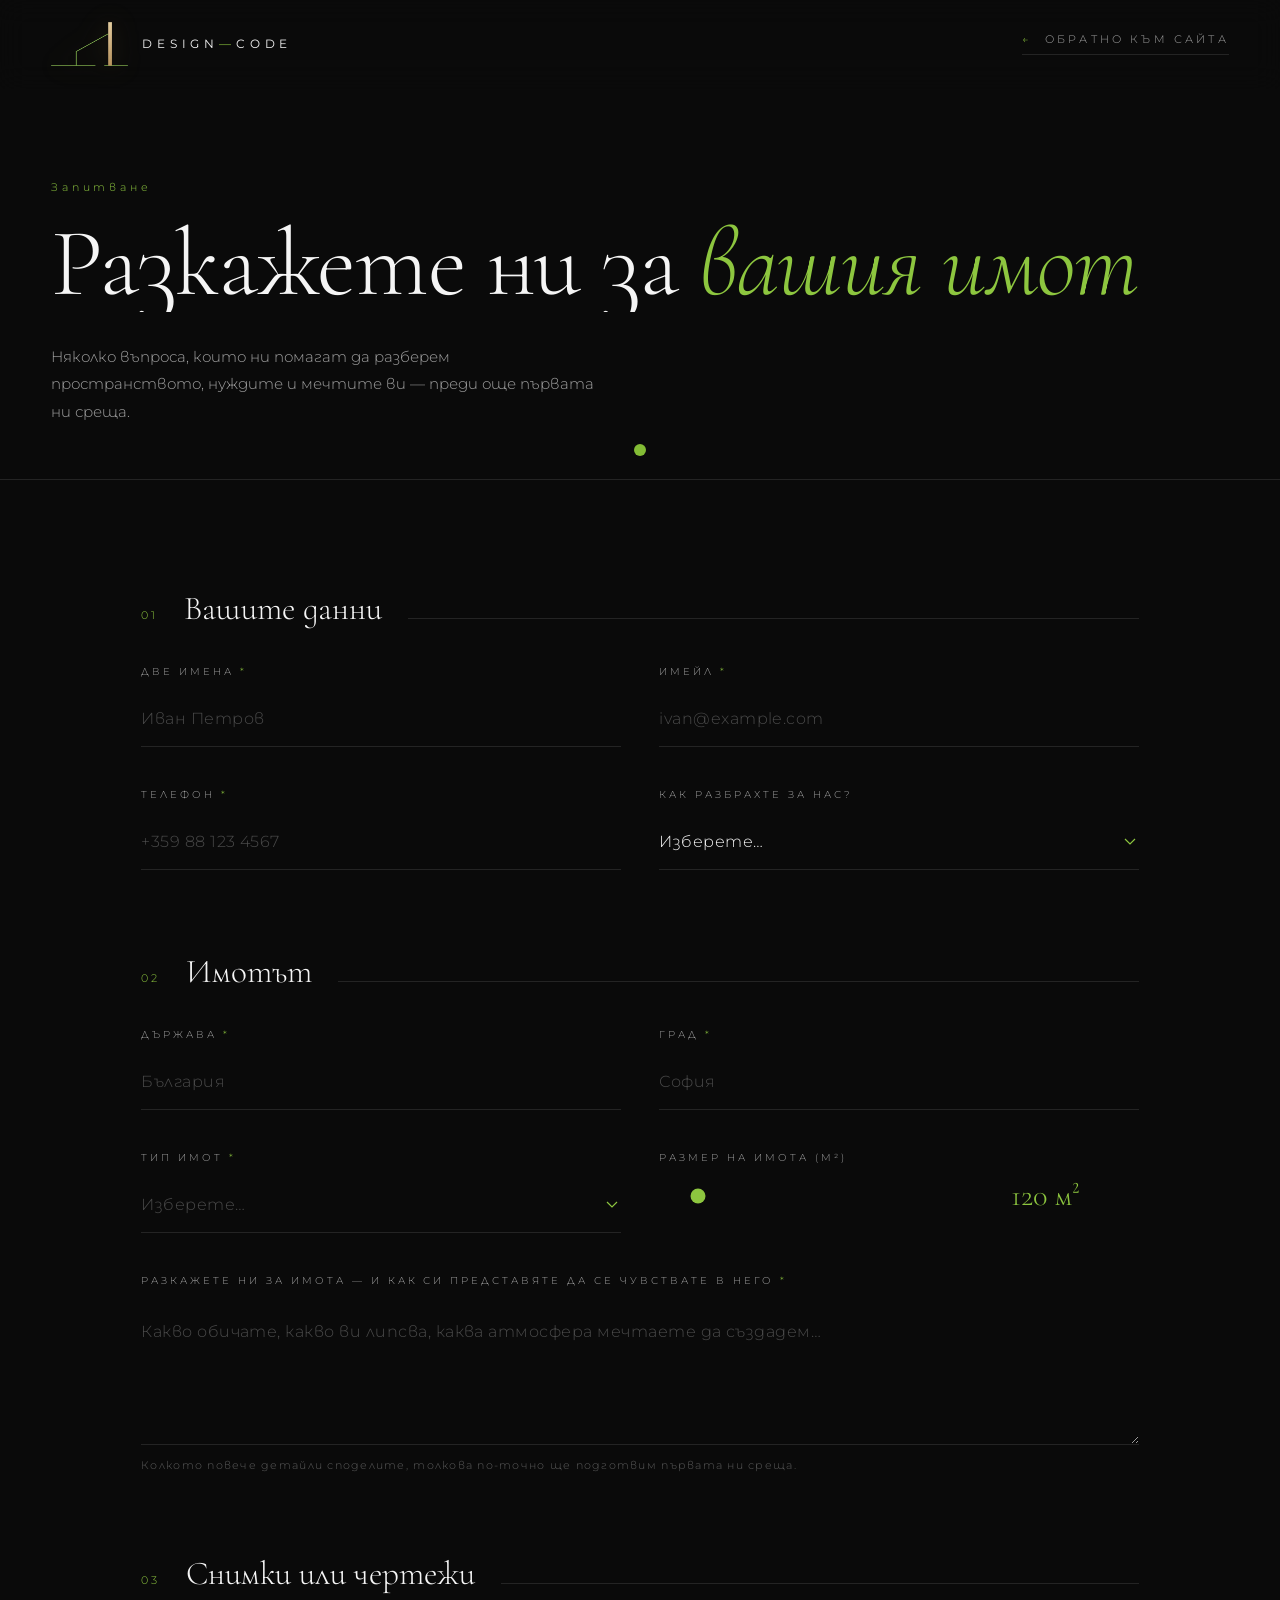
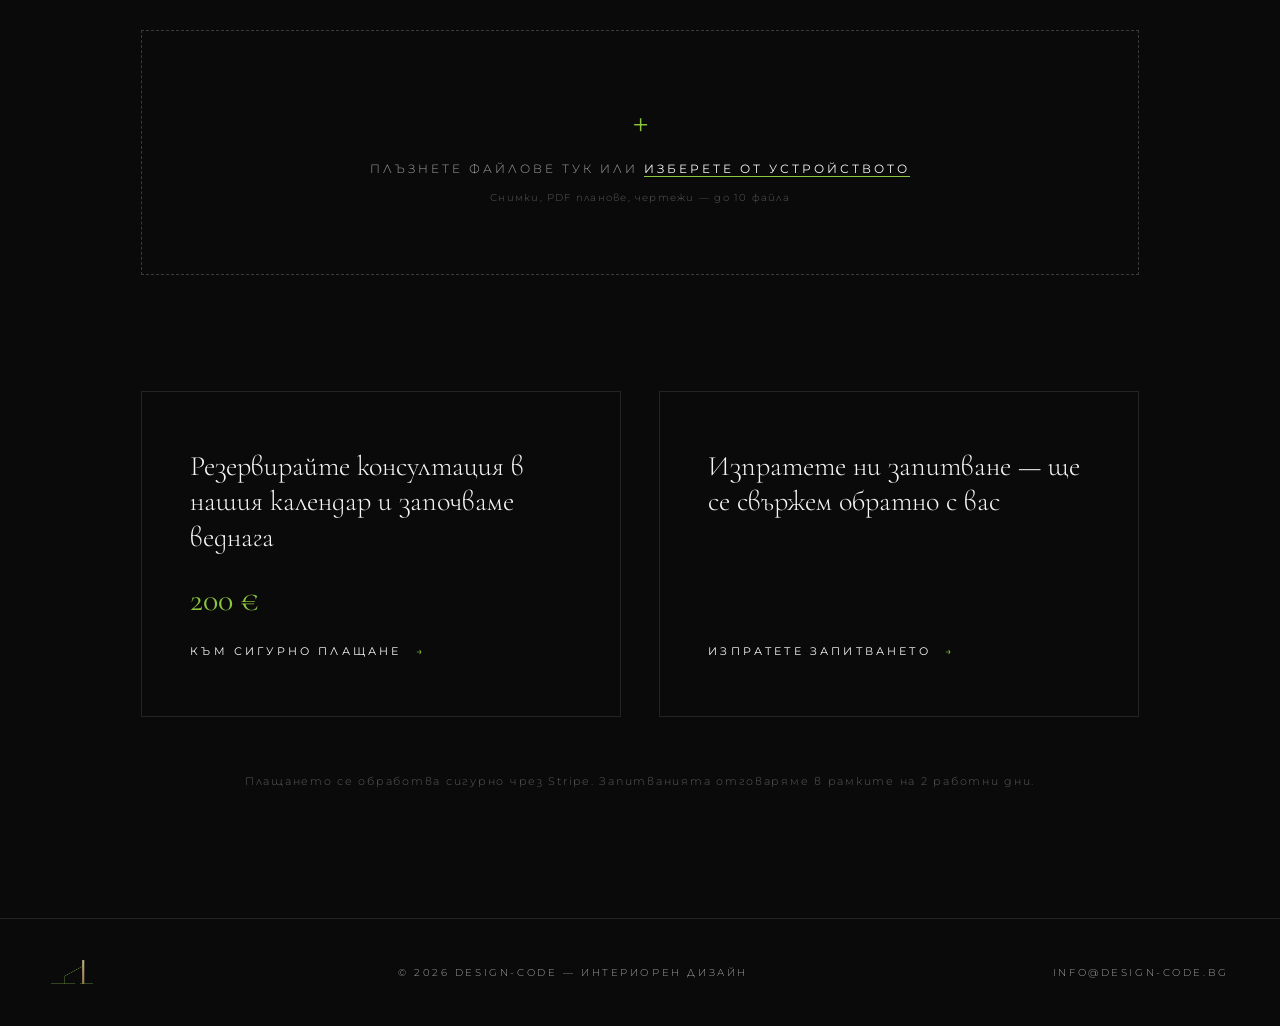
<file: contact.html>
<!DOCTYPE html>
<html lang="bg">
<head>
<meta charset="UTF-8">
<meta name="viewport" content="width=device-width, initial-scale=1.0">
<title>Започнете разговор — Design-Code</title>
<meta name="description" content="Разкажете ни за вашия имот — заявете консултация или изпратете запитване към студио Design-Code.">
<link rel="icon" type="image/png" href="assets/favicon.png">
<link rel="preconnect" href="https://fonts.googleapis.com">
<link rel="preconnect" href="https://fonts.gstatic.com" crossorigin>
<link href="https://fonts.googleapis.com/css2?family=Cormorant+Garamond:ital,wght@0,300;0,400;1,300;1,400&family=Montserrat:wght@200;300;400;500&display=swap" rel="stylesheet">
<link rel="stylesheet" href="project.css">
<style>
/* ---------- form page specifics ---------- */
.c-hero{padding:20vh 4vw 6vh;border-bottom:1px solid var(--line)}
.c-hero__index{font-size:.7rem;letter-spacing:.34em;color:var(--accent);margin-bottom:2.4vh}
.c-hero__title{font-family:var(--serif);font-weight:300;font-size:clamp(2.8rem,7.5vw,7.5rem);
  line-height:1;letter-spacing:-.01em;overflow:hidden}
.c-hero__title span{display:block;transform:translate3d(0,115%,0);transition:transform 1.6s var(--ease) .2s}
.c-hero__title em{font-style:italic;color:var(--accent)}
.loaded .c-hero__title span{transform:translate3d(0,0,0)}
.c-hero__sub{margin-top:3.5vh;max-width:34rem;color:var(--muted);font-size:.95rem;line-height:1.8;
  opacity:0;transition:opacity 1.2s ease .9s}
.loaded .c-hero__sub{opacity:1}

.c-form{padding:12vh 4vw 14vh;max-width:1100px;margin:0 auto}
.f-section{margin-bottom:9vh}
.f-section__head{display:flex;align-items:baseline;gap:1.6rem;margin-bottom:4vh}
.f-section__num{font-size:.66rem;letter-spacing:.3em;color:var(--accent)}
.f-section__title{font-family:var(--serif);font-weight:300;font-size:clamp(1.5rem,2.6vw,2.3rem)}
.f-section__rule{flex:1;height:1px;background:var(--line)}

.f-grid{display:grid;grid-template-columns:1fr 1fr;gap:2.6rem 3vw}
.f-field{display:flex;flex-direction:column;gap:.9rem}
.f-field--full{grid-column:1/-1}
.f-field label{font-size:.62rem;letter-spacing:.3em;text-transform:uppercase;color:var(--muted)}
.f-field label i{font-style:normal;color:var(--accent)}
.f-field input,.f-field select,.f-field textarea{
  background:transparent;border:0;border-bottom:1px solid var(--line);
  padding:1.1rem 0;color:var(--text);
  font-family:var(--sans);font-weight:300;font-size:1rem;letter-spacing:.03em;
  transition:border-color .4s;border-radius:0;appearance:none;-webkit-appearance:none;
}
.f-field textarea{resize:vertical;min-height:9rem;line-height:1.8}
.f-field input:focus,.f-field select:focus,.f-field textarea:focus{
  outline:none;border-color:var(--accent);
}
.f-field input::placeholder,.f-field textarea::placeholder{color:#4a4a4a}
.f-field select{
  background-image:url("data:image/svg+xml,%3Csvg xmlns='http://www.w3.org/2000/svg' width='12' height='8'%3E%3Cpath d='M1 1l5 5 5-5' fill='none' stroke='%238dc63f' stroke-width='1.2'/%3E%3C/svg%3E");
  background-repeat:no-repeat;background-position:right .2rem center;padding-right:2rem;
}
.f-field select:invalid{color:#4a4a4a}
.f-field select option{background:var(--panel);color:var(--text)}
.f-field .hint{font-size:.66rem;letter-spacing:.12em;color:#5a5a5a}
.f-field.error input,.f-field.error select,.f-field.error textarea{border-color:#c6533f}
.f-field .err-msg{display:none;font-size:.64rem;letter-spacing:.14em;color:#c6533f}
.f-field.error .err-msg{display:block}

/* size slider */
.f-size{display:flex;align-items:center;gap:2rem}
.f-size output{font-family:var(--serif);font-size:1.9rem;color:var(--accent);min-width:8rem}
.f-size input[type=range]{flex:1;accent-color:var(--accent);border:0;padding:0;height:2px}

/* file upload */
.f-drop{
  border:1px dashed #3a3a3a;padding:4.4rem 2rem;text-align:center;
  transition:border-color .4s,background .4s;position:relative;
}
.f-drop.drag{border-color:var(--accent);background:rgba(141,198,63,.05)}
.f-drop input{position:absolute;inset:0;opacity:0;cursor:none;width:100%;height:100%}
.f-drop__icon{font-family:var(--serif);font-size:2.4rem;color:var(--accent);line-height:1}
.f-drop__text{margin-top:1.4rem;font-size:.72rem;letter-spacing:.26em;text-transform:uppercase;color:var(--muted)}
.f-drop__text b{color:var(--text);font-weight:400;border-bottom:1px solid var(--accent)}
.f-drop__hint{margin-top:.9rem;font-size:.64rem;letter-spacing:.12em;color:#5a5a5a}
.f-files{margin-top:1.6rem;display:flex;flex-direction:column;gap:.8rem}
.f-file{display:flex;justify-content:space-between;align-items:center;
  padding:1rem 1.4rem;background:var(--panel);border:1px solid var(--line);
  font-size:.74rem;letter-spacing:.08em}
.f-file span{overflow:hidden;text-overflow:ellipsis;white-space:nowrap;max-width:80%}
.f-file button{background:none;border:0;color:var(--muted);font-size:.66rem;
  letter-spacing:.24em;text-transform:uppercase;transition:color .3s}
.f-file button:hover{color:#c6533f}

/* actions */
.c-actions{display:grid;grid-template-columns:1fr 1fr;gap:3vw;margin-top:10vh}
.c-action{
  border:1px solid var(--line);padding:3.6rem 3rem;display:flex;flex-direction:column;gap:1.6rem;
  text-align:left;background:none;color:var(--text);font-family:var(--sans);
  transition:border-color .4s,background .4s;position:relative;overflow:hidden;
}
.c-action small{font-size:.6rem;letter-spacing:.32em;text-transform:uppercase;color:var(--muted)}
.c-action strong{font-family:var(--serif);font-weight:300;font-size:clamp(1.4rem,2.2vw,2rem);line-height:1.25}
.c-action .price{font-family:var(--serif);font-size:2rem;color:var(--accent)}
.c-action .go{display:inline-flex;align-items:center;gap:.9rem;font-size:.66rem;
  letter-spacing:.3em;text-transform:uppercase;color:var(--text);margin-top:auto}
.c-action .go .arr{color:var(--accent);transition:transform .5s var(--ease)}
.c-action:hover .go .arr{transform:translateX(10px)}
.c-action--stripe:hover{border-color:var(--accent);background:rgba(141,198,63,.06)}
.c-action--send:hover{border-color:var(--muted);background:var(--panel)}
.c-note{margin-top:3.4rem;text-align:center;font-size:.68rem;letter-spacing:.16em;color:#5a5a5a;line-height:1.9}

/* success */
.c-success{display:none;text-align:center;padding:14vh 4vw;max-width:760px;margin:0 auto}
.c-success.show{display:block}
.c-success h2{font-family:var(--serif);font-weight:300;font-size:clamp(2.2rem,5vw,4.4rem);line-height:1.1}
.c-success h2 em{font-style:italic;color:var(--accent)}
.c-success p{margin-top:3vh;color:var(--muted);line-height:1.9;font-size:.95rem}
.c-success a{display:inline-block;margin-top:5vh;font-size:.68rem;letter-spacing:.3em;
  text-transform:uppercase;border-bottom:1px solid var(--accent);padding-bottom:.6rem;transition:color .3s}
.c-success a:hover{color:var(--accent)}

@media(max-width:860px){
  .f-grid{grid-template-columns:1fr}
  .c-actions{grid-template-columns:1fr}
}
</style>
</head>
<body>
<div class="cursor"></div>

<header class="nav">
  <a href="index.html" class="nav__brand" data-hover>
    <img src="assets/logo.png" alt="Design-Code лого">
    <span class="nav__name">Design<em>—</em>Code</span>
  </a>
  <a class="nav__back" href="index.html#contact" data-hover><span class="arr">&#8592;</span>Обратно към сайта</a>
</header>

<main>
  <section class="c-hero">
    <p class="c-hero__index">Запитване</p>
    <h1 class="c-hero__title"><span>Разкажете ни за <em>вашия имот</em></span></h1>
    <p class="c-hero__sub">Няколко въпроса, които ни помагат да разберем пространството, нуждите и мечтите ви — преди още първата ни среща.</p>
  </section>

  <form class="c-form" id="inquiry" novalidate>
    <!-- 01 Лични данни -->
    <div class="f-section">
      <div class="f-section__head">
        <span class="f-section__num">01</span>
        <h2 class="f-section__title">Вашите данни</h2>
        <span class="f-section__rule"></span>
      </div>
      <div class="f-grid">
        <div class="f-field">
          <label for="names">Две имена <i>*</i></label>
          <input type="text" id="names" name="names" required placeholder="Иван Петров">
          <span class="err-msg">Моля, въведете двете си имена.</span>
        </div>
        <div class="f-field">
          <label for="email">Имейл <i>*</i></label>
          <input type="email" id="email" name="email" required placeholder="ivan@example.com">
          <span class="err-msg">Моля, въведете валиден имейл адрес.</span>
        </div>
        <div class="f-field">
          <label for="phone">Телефон <i>*</i></label>
          <input type="tel" id="phone" name="phone" required placeholder="+359 88 123 4567">
          <span class="err-msg">Моля, въведете телефонен номер.</span>
        </div>
        <div class="f-field">
          <label for="source">Как разбрахте за нас?</label>
          <select id="source" name="source">
            <option value="" selected disabled>Изберете…</option>
            <option>Препоръка от приятел</option>
            <option>Google търсене</option>
            <option>Instagram</option>
            <option>Facebook</option>
            <option>Публикация / медия</option>
            <option>Друго</option>
          </select>
        </div>
      </div>
    </div>

    <!-- 02 Имотът -->
    <div class="f-section">
      <div class="f-section__head">
        <span class="f-section__num">02</span>
        <h2 class="f-section__title">Имотът</h2>
        <span class="f-section__rule"></span>
      </div>
      <div class="f-grid">
        <div class="f-field">
          <label for="country">Държава <i>*</i></label>
          <input type="text" id="country" name="country" required placeholder="България">
          <span class="err-msg">Моля, въведете държава.</span>
        </div>
        <div class="f-field">
          <label for="city">Град <i>*</i></label>
          <input type="text" id="city" name="city" required placeholder="София">
          <span class="err-msg">Моля, въведете град.</span>
        </div>
        <div class="f-field">
          <label for="ptype">Тип имот <i>*</i></label>
          <select id="ptype" name="ptype" required>
            <option value="" selected disabled>Изберете…</option>
            <option>Апартамент</option>
            <option>Къща</option>
            <option>Мезонет</option>
            <option>Офис</option>
            <option>Ресторант / кафене</option>
            <option>Магазин / шоурум</option>
            <option>Хотел</option>
            <option>Друго</option>
          </select>
          <span class="err-msg">Моля, изберете тип имот.</span>
        </div>
        <div class="f-field">
          <label for="size">Размер на имота (м²)</label>
          <div class="f-size">
            <input type="range" id="sizeRange" min="20" max="1000" step="5" value="120" data-hover>
            <output id="sizeOut">120 м²</output>
          </div>
          <input type="hidden" id="size" name="size" value="120 м²">
        </div>
        <div class="f-field f-field--full">
          <label for="story">Разкажете ни за имота — и как си представяте да се чувствате в него <i>*</i></label>
          <textarea id="story" name="story" required placeholder="Какво обичате, какво ви липсва, каква атмосфера мечтаете да създадем…"></textarea>
          <span class="hint">Колкото повече детайли споделите, толкова по-точно ще подготвим първата ни среща.</span>
          <span class="err-msg">Моля, разкажете ни поне няколко думи за имота.</span>
        </div>
      </div>
    </div>

    <!-- 03 Файлове -->
    <div class="f-section">
      <div class="f-section__head">
        <span class="f-section__num">03</span>
        <h2 class="f-section__title">Снимки или чертежи</h2>
        <span class="f-section__rule"></span>
      </div>
      <div class="f-drop" id="drop" data-hover>
        <input type="file" id="files" name="files" multiple accept="image/*,.pdf,.dwg,.dxf,.skp">
        <div class="f-drop__icon">+</div>
        <p class="f-drop__text">Плъзнете файлове тук или <b>изберете от устройството</b></p>
        <p class="f-drop__hint">Снимки, PDF планове, чертежи — до 10 файла</p>
      </div>
      <div class="f-files" id="fileList"></div>
    </div>

    <!-- Действия -->
    <div class="c-actions">
      <button type="button" class="c-action c-action--stripe" id="btnStripe" data-hover>
        <strong>Резервирайте консултация в нашия календар и започваме веднага</strong>
        <span class="price">200 €</span>
        <span class="go">Към сигурно плащане<span class="arr">&#8594;</span></span>
      </button>
      <button type="submit" class="c-action c-action--send" id="btnSend" data-hover>
        <strong>Изпратете ни запитване — ще се свържем обратно с вас</strong>
        <span class="go">Изпратете запитването<span class="arr">&#8594;</span></span>
      </button>
    </div>
    <p class="c-note" id="formNote">Плащането се обработва сигурно чрез Stripe. Запитванията отговаряме в рамките на 2 работни дни.</p>
  </form>

  <!-- Success -->
  <section class="c-success" id="success">
    <h2>Благодарим ви — <em>запитването е изпратено</em></h2>
    <p>Получихме вашата информация и ще се свържем с вас в рамките на 2 работни дни.<br>Ако е спешно, пишете ни директно на info@design-code.bg.</p>
    <a href="index.html" data-hover>&#8592; Обратно към началната страница</a>
  </section>
</main>

<footer class="p-footer">
  <img src="assets/logo.png" alt="Design-Code">
  <span>© 2026 Design-Code — Интериорен дизайн</span>
  <a href="mailto:info@design-code.bg" data-hover>info@design-code.bg</a>
</footer>

<script>
/* ============================================================
   НАСТРОЙКИ — попълнете вашите връзки тук:
   1) STRIPE_PAYMENT_LINK — създайте Payment Link за 200 € в
      Stripe Dashboard → Payment Links и поставете URL тук.
   2) FORM_ENDPOINT — безплатен endpoint от Formspree
      (formspree.io) или Web3Forms, към който да пристигат
      запитванията на имейла ви. Ако остане празно, формата
      отваря имейл с попълнените данни към info@design-code.bg.
   ============================================================ */
const STRIPE_PAYMENT_LINK = ""; // напр. "https://buy.stripe.com/xxxxxxxxx"
const FORM_ENDPOINT = "";       // напр. "https://formspree.io/f/xxxxxxxxx"
const STUDIO_EMAIL = "info@design-code.bg";

const form = document.getElementById('inquiry');
const note = document.getElementById('formNote');
const success = document.getElementById('success');

/* ---- size slider ---- */
const range = document.getElementById('sizeRange'), out = document.getElementById('sizeOut'), sizeHidden = document.getElementById('size');
range.addEventListener('input', () => {
  out.textContent = range.value + ' м²';
  sizeHidden.value = range.value + ' м²';
});

/* ---- file upload ---- */
const drop = document.getElementById('drop'), fileInput = document.getElementById('files'), fileList = document.getElementById('fileList');
let picked = [];
['dragenter','dragover'].forEach(ev => drop.addEventListener(ev, e => { e.preventDefault(); drop.classList.add('drag'); }));
['dragleave','drop'].forEach(ev => drop.addEventListener(ev, e => { e.preventDefault(); drop.classList.remove('drag'); }));
drop.addEventListener('drop', e => addFiles(e.dataTransfer.files));
fileInput.addEventListener('change', () => { addFiles(fileInput.files); fileInput.value=''; });
function addFiles(list){
  [...list].slice(0, 10 - picked.length).forEach(f => picked.push(f));
  renderFiles();
}
function renderFiles(){
  fileList.innerHTML = '';
  picked.forEach((f,i) => {
    const row = document.createElement('div');
    row.className = 'f-file';
    row.innerHTML = `<span>${f.name} · ${(f.size/1024/1024).toFixed(1)} MB</span>`;
    const btn = document.createElement('button');
    btn.type='button'; btn.textContent='Премахни'; btn.setAttribute('data-hover','');
    btn.addEventListener('click', () => { picked.splice(i,1); renderFiles(); });
    row.appendChild(btn);
    fileList.appendChild(row);
  });
}

/* ---- validation ---- */
function validate(){
  let ok = true;
  form.querySelectorAll('[required]').forEach(el => {
    const wrap = el.closest('.f-field');
    const bad = !el.value.trim() || (el.type==='email' && !/^\S+@\S+\.\S+$/.test(el.value));
    wrap.classList.toggle('error', bad);
    if (bad) ok = false;
  });
  if(!ok){
    const first = form.querySelector('.f-field.error');
    first.scrollIntoView({behavior:'smooth', block:'center'});
  }
  return ok;
}
form.querySelectorAll('[required]').forEach(el =>
  el.addEventListener('input', () => el.closest('.f-field').classList.remove('error')));

function formDataText(){
  const d = new FormData(form);
  let lines = [];
  for (const [k,v] of d.entries()) lines.push(`${k}: ${v}`);
  lines.push(`files: ${picked.map(f=>f.name).join(', ') || '—'}`);
  return lines.join('\n');
}

/* ---- Stripe button ---- */
document.getElementById('btnStripe').addEventListener('click', () => {
  if(!validate()) return;
  if(STRIPE_PAYMENT_LINK){
    window.location.href = STRIPE_PAYMENT_LINK;
  } else {
    note.innerHTML = 'Връзката за плащане още не е активирана — моля, използвайте „Изпратете запитване“<br>или ни пишете на <b style="color:var(--text)">' + STUDIO_EMAIL + '</b>.';
    note.scrollIntoView({behavior:'smooth', block:'center'});
  }
});

/* ---- Send inquiry ---- */
form.addEventListener('submit', async e => {
  e.preventDefault();
  if(!validate()) return;
  const btn = document.getElementById('btnSend');
  btn.querySelector('.go').firstChild.textContent = 'Изпраща се… ';

  if(FORM_ENDPOINT){
    try{
      const d = new FormData(form);
      picked.forEach(f => d.append('files', f, f.name));
      const r = await fetch(FORM_ENDPOINT, {method:'POST', body:d, headers:{'Accept':'application/json'}});
      if(r.ok){ showSuccess(); return; }
      throw new Error();
    }catch(_){
      btn.querySelector('.go').firstChild.textContent = 'Грешка — опитайте отново ';
      return;
    }
  }
  /* fallback: mailto с попълнените данни */
  const subject = encodeURIComponent('Запитване за интериорен дизайн — ' + document.getElementById('names').value);
  const body = encodeURIComponent(formDataText() + '\n\n(Прикачените снимки/чертежи моля добавете ръчно към този имейл.)');
  window.location.href = `mailto:${STUDIO_EMAIL}?subject=${subject}&body=${body}`;
  showSuccess();
});

function showSuccess(){
  form.style.display = 'none';
  success.classList.add('show');
  scrollTo({top:0, behavior:'smooth'});
}
</script>
<script src="project.js"></script>
</body>
</html>
</file>
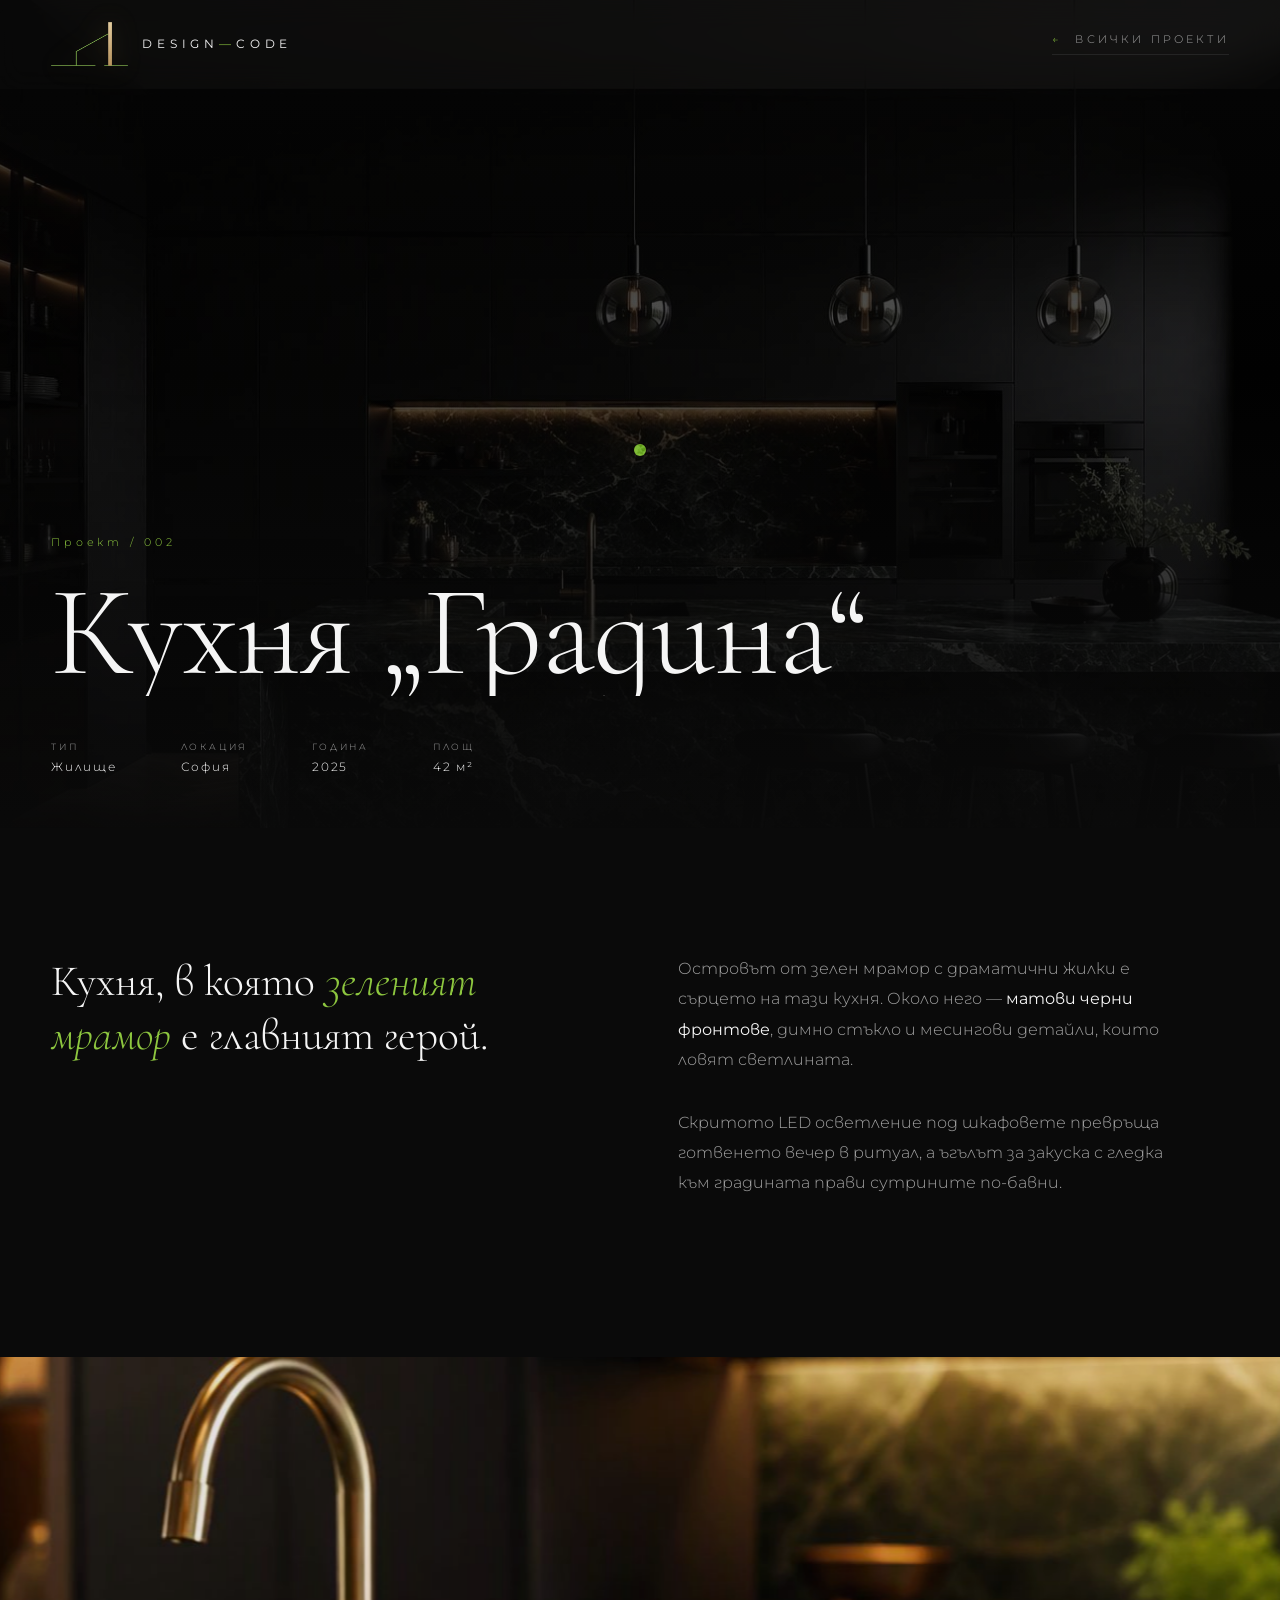
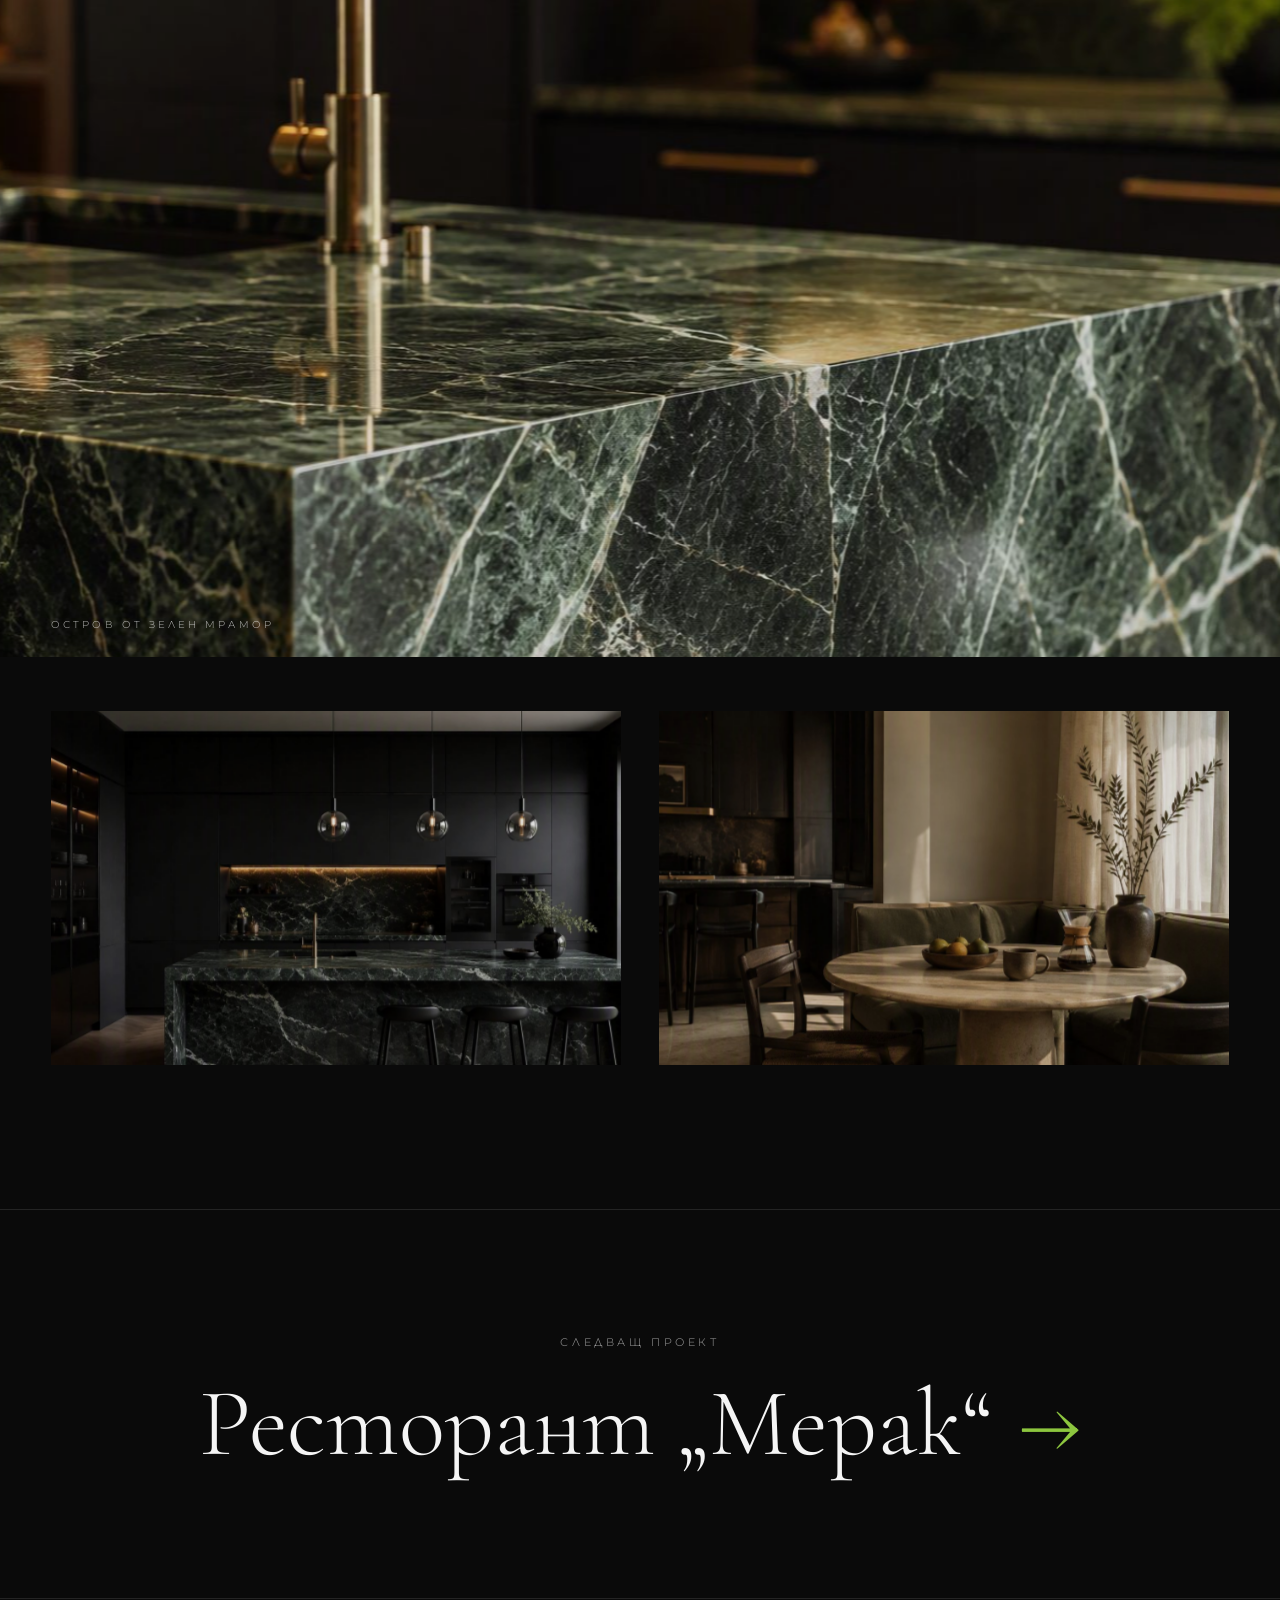
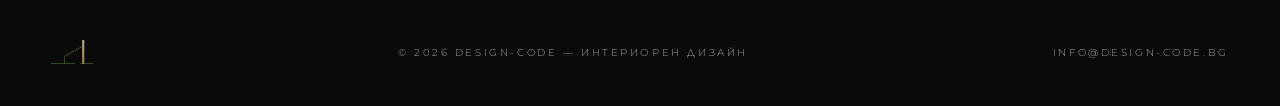
<file: project-gradina.html>
<!DOCTYPE html>
<html lang="bg">
<head>
<meta charset="UTF-8">
<meta name="viewport" content="width=device-width, initial-scale=1.0">
<title>Кухня „Градина“ — зелен мрамор и тъмен дъб — Design-Code</title>
<meta name="description" content="Кухня с остров от зелен мрамор и матови черни фронтове.">
<link rel="icon" type="image/png" href="assets/favicon.png">
<link rel="preconnect" href="https://fonts.googleapis.com">
<link rel="preconnect" href="https://fonts.gstatic.com" crossorigin>
<link href="https://fonts.googleapis.com/css2?family=Cormorant+Garamond:ital,wght@0,300;0,400;1,300;1,400&family=Montserrat:wght@200;300;400;500&display=swap" rel="stylesheet">
<link rel="stylesheet" href="project.css">
</head>
<body>
<div class="cursor"></div>

<header class="nav">
  <a href="index.html" class="nav__brand" data-hover>
    <img src="assets/logo.png" alt="Design-Code лого">
    <span class="nav__name">Design<em>—</em>Code</span>
  </a>
  <a class="nav__back" href="index.html#projects" data-hover><span class="arr">&#8592;</span>Всички проекти</a>
</header>

<main>
  <section class="p-hero">
    <div class="p-hero__bg"><img src="assets/project-kitchen.jpg" alt="Кухня „Градина“"></div>
    <div class="p-hero__inner">
      <p class="p-hero__index">Проект / 002</p>
      <h1 class="p-hero__title"><span>Кухня „Градина“</span></h1>
      <dl class="p-hero__meta">
        <div><dt>Тип</dt><dd>Жилище</dd></div>
        <div><dt>Локация</dt><dd>София</dd></div>
        <div><dt>Година</dt><dd>2025</dd></div>
        <div><dt>Площ</dt><dd>42 м²</dd></div>
      </dl>
    </div>
  </section>

  <section class="p-overview">
    <h2 class="p-overview__lead reveal">Кухня, в която <em>зеленият мрамор</em> е главният герой.</h2>
    <div class="p-overview__text reveal" data-d="1">
      <p>Островът от зелен мрамор с драматични жилки е сърцето на тази кухня. Около него — <strong>матови черни фронтове</strong>, димно стъкло и месингови детайли, които ловят светлината.</p>
      <p>Скритото LED осветление под шкафовете превръща готвенето вечер в ритуал, а ъгълът за закуска с гледка към градината прави сутрините по-бавни.</p>
    </div>
  </section>

  <section class="p-gallery">
    <figure class="full reveal"><img src="assets/gradina-2.jpg" alt="Кухня „Градина“ — детайл" data-parallax="0.07"><figcaption>Остров от зелен мрамор</figcaption></figure>
    <figure class="split reveal">
      <div class="half"><img src="assets/project-kitchen.jpg" alt="Кухня „Градина“ — кадър 2" data-parallax="0.05"></div>
      <div class="half"><img src="assets/gradina-3.jpg" alt="Кухня „Градина“ — кадър 3" data-parallax="0.05"></div>
    </figure>
  </section>

  <a class="p-next" href="project-merak.html" data-hover>
    <p class="p-next__label">Следващ проект</p>
    <h2 class="p-next__name">Ресторант „Мерак“<span class="arr">&#8594;</span></h2>
  </a>
</main>

<footer class="p-footer">
  <img src="assets/logo.png" alt="Design-Code">
  <span>© 2026 Design-Code — Интериорен дизайн</span>
  <a href="mailto:info@design-code.bg" data-hover>info@design-code.bg</a>
</footer>

<script src="project.js"></script>
</body>
</html>
</file>
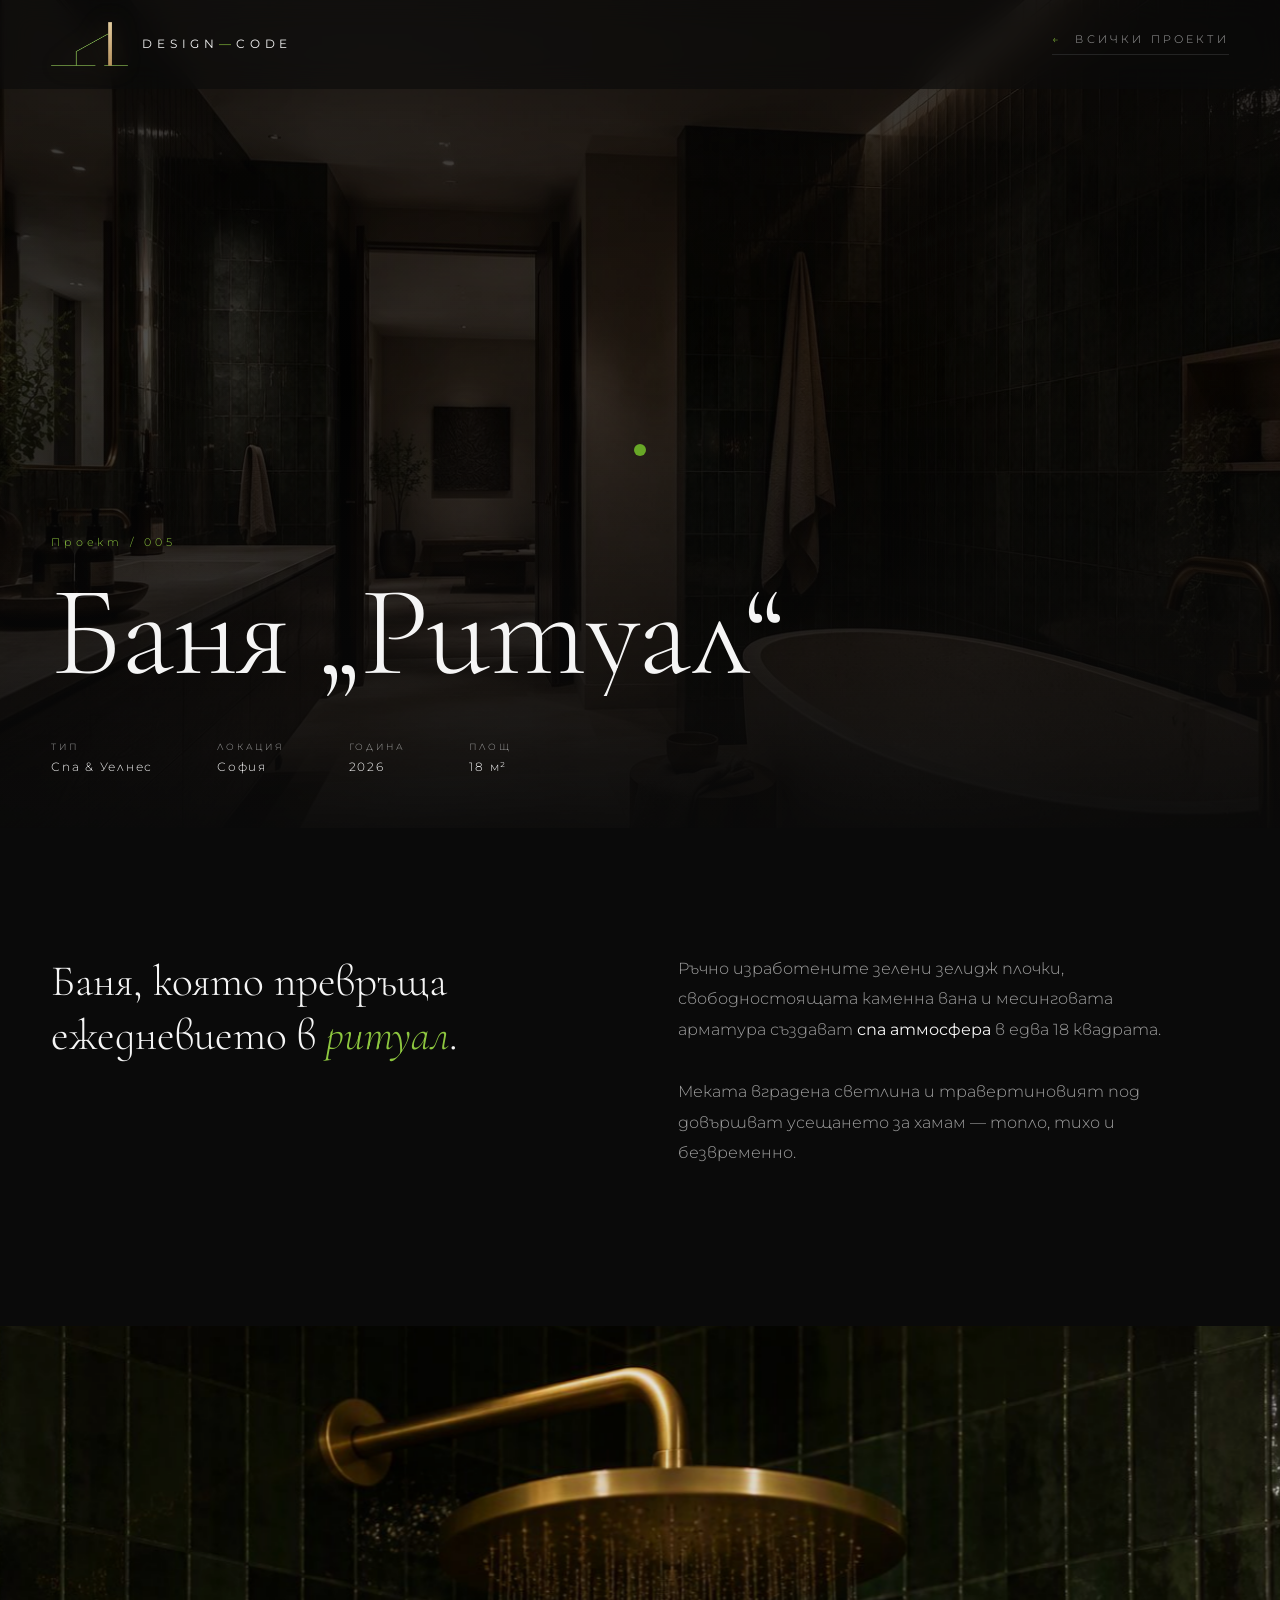
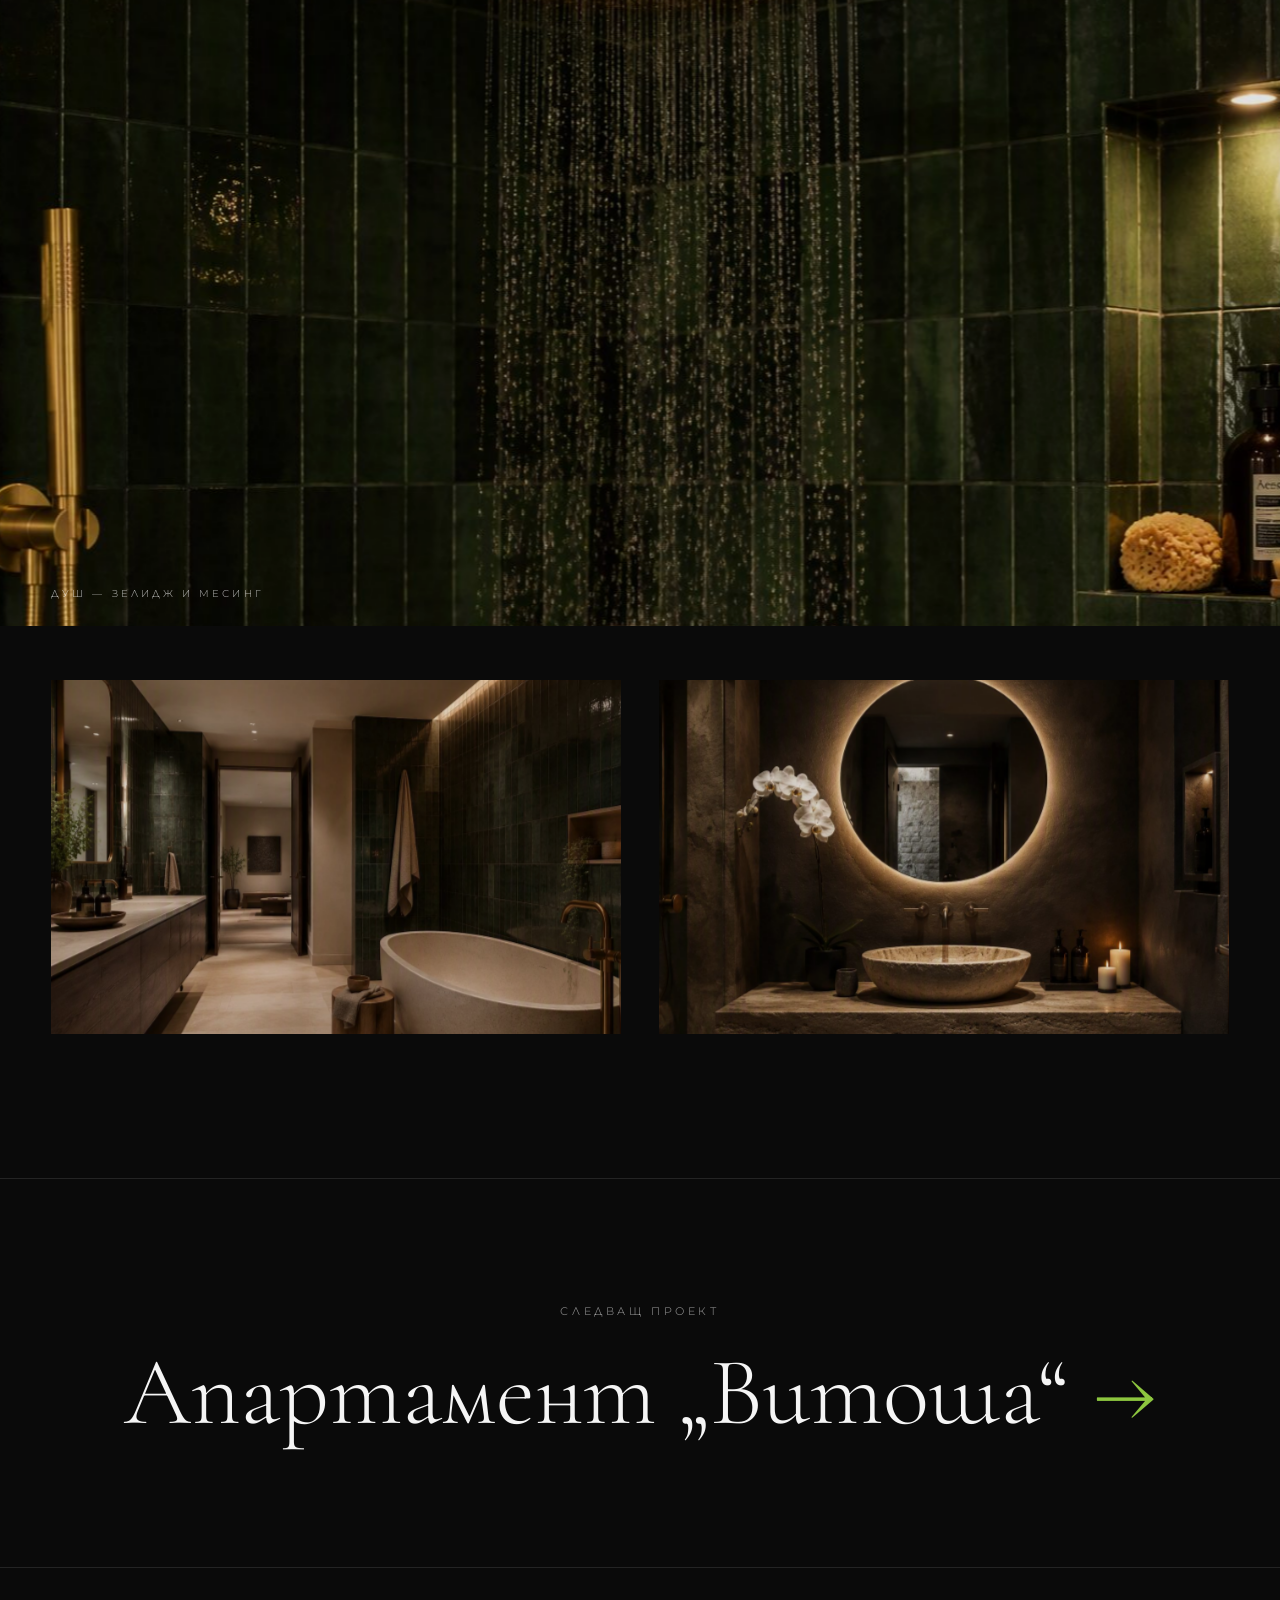
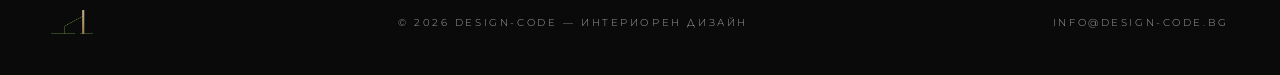
<file: project-ritual.html>
<!DOCTYPE html>
<html lang="bg">
<head>
<meta charset="UTF-8">
<meta name="viewport" content="width=device-width, initial-scale=1.0">
<title>Баня „Ритуал“ — спа атмосфера у дома — Design-Code</title>
<meta name="description" content="Спа баня със зелени зелидж плочки и каменна вана.">
<link rel="icon" type="image/png" href="assets/favicon.png">
<link rel="preconnect" href="https://fonts.googleapis.com">
<link rel="preconnect" href="https://fonts.gstatic.com" crossorigin>
<link href="https://fonts.googleapis.com/css2?family=Cormorant+Garamond:ital,wght@0,300;0,400;1,300;1,400&family=Montserrat:wght@200;300;400;500&display=swap" rel="stylesheet">
<link rel="stylesheet" href="project.css">
</head>
<body>
<div class="cursor"></div>

<header class="nav">
  <a href="index.html" class="nav__brand" data-hover>
    <img src="assets/logo.png" alt="Design-Code лого">
    <span class="nav__name">Design<em>—</em>Code</span>
  </a>
  <a class="nav__back" href="index.html#projects" data-hover><span class="arr">&#8592;</span>Всички проекти</a>
</header>

<main>
  <section class="p-hero">
    <div class="p-hero__bg"><img src="assets/project-bathroom.jpg" alt="Баня „Ритуал“"></div>
    <div class="p-hero__inner">
      <p class="p-hero__index">Проект / 005</p>
      <h1 class="p-hero__title"><span>Баня „Ритуал“</span></h1>
      <dl class="p-hero__meta">
        <div><dt>Тип</dt><dd>Спа &amp; Уелнес</dd></div>
        <div><dt>Локация</dt><dd>София</dd></div>
        <div><dt>Година</dt><dd>2026</dd></div>
        <div><dt>Площ</dt><dd>18 м²</dd></div>
      </dl>
    </div>
  </section>

  <section class="p-overview">
    <h2 class="p-overview__lead reveal">Баня, която превръща ежедневието в <em>ритуал</em>.</h2>
    <div class="p-overview__text reveal" data-d="1">
      <p>Ръчно изработените зелени зелидж плочки, свободностоящата каменна вана и месинговата арматура създават <strong>спа атмосфера</strong> в едва 18 квадрата.</p>
      <p>Меката вградена светлина и травертиновият под довършват усещането за хамам — топло, тихо и безвременно.</p>
    </div>
  </section>

  <section class="p-gallery">
    <figure class="full reveal"><img src="assets/ritual-2.jpg" alt="Баня „Ритуал“ — детайл" data-parallax="0.07"><figcaption>Душ — зелидж и месинг</figcaption></figure>
    <figure class="split reveal">
      <div class="half"><img src="assets/project-bathroom.jpg" alt="Баня „Ритуал“ — кадър 2" data-parallax="0.05"></div>
      <div class="half"><img src="assets/ritual-3.jpg" alt="Баня „Ритуал“ — кадър 3" data-parallax="0.05"></div>
    </figure>
  </section>

  <a class="p-next" href="project-vitosha.html" data-hover>
    <p class="p-next__label">Следващ проект</p>
    <h2 class="p-next__name">Апартамент „Витоша“<span class="arr">&#8594;</span></h2>
  </a>
</main>

<footer class="p-footer">
  <img src="assets/logo.png" alt="Design-Code">
  <span>© 2026 Design-Code — Интериорен дизайн</span>
  <a href="mailto:info@design-code.bg" data-hover>info@design-code.bg</a>
</footer>

<script src="project.js"></script>
</body>
</html>
</file>
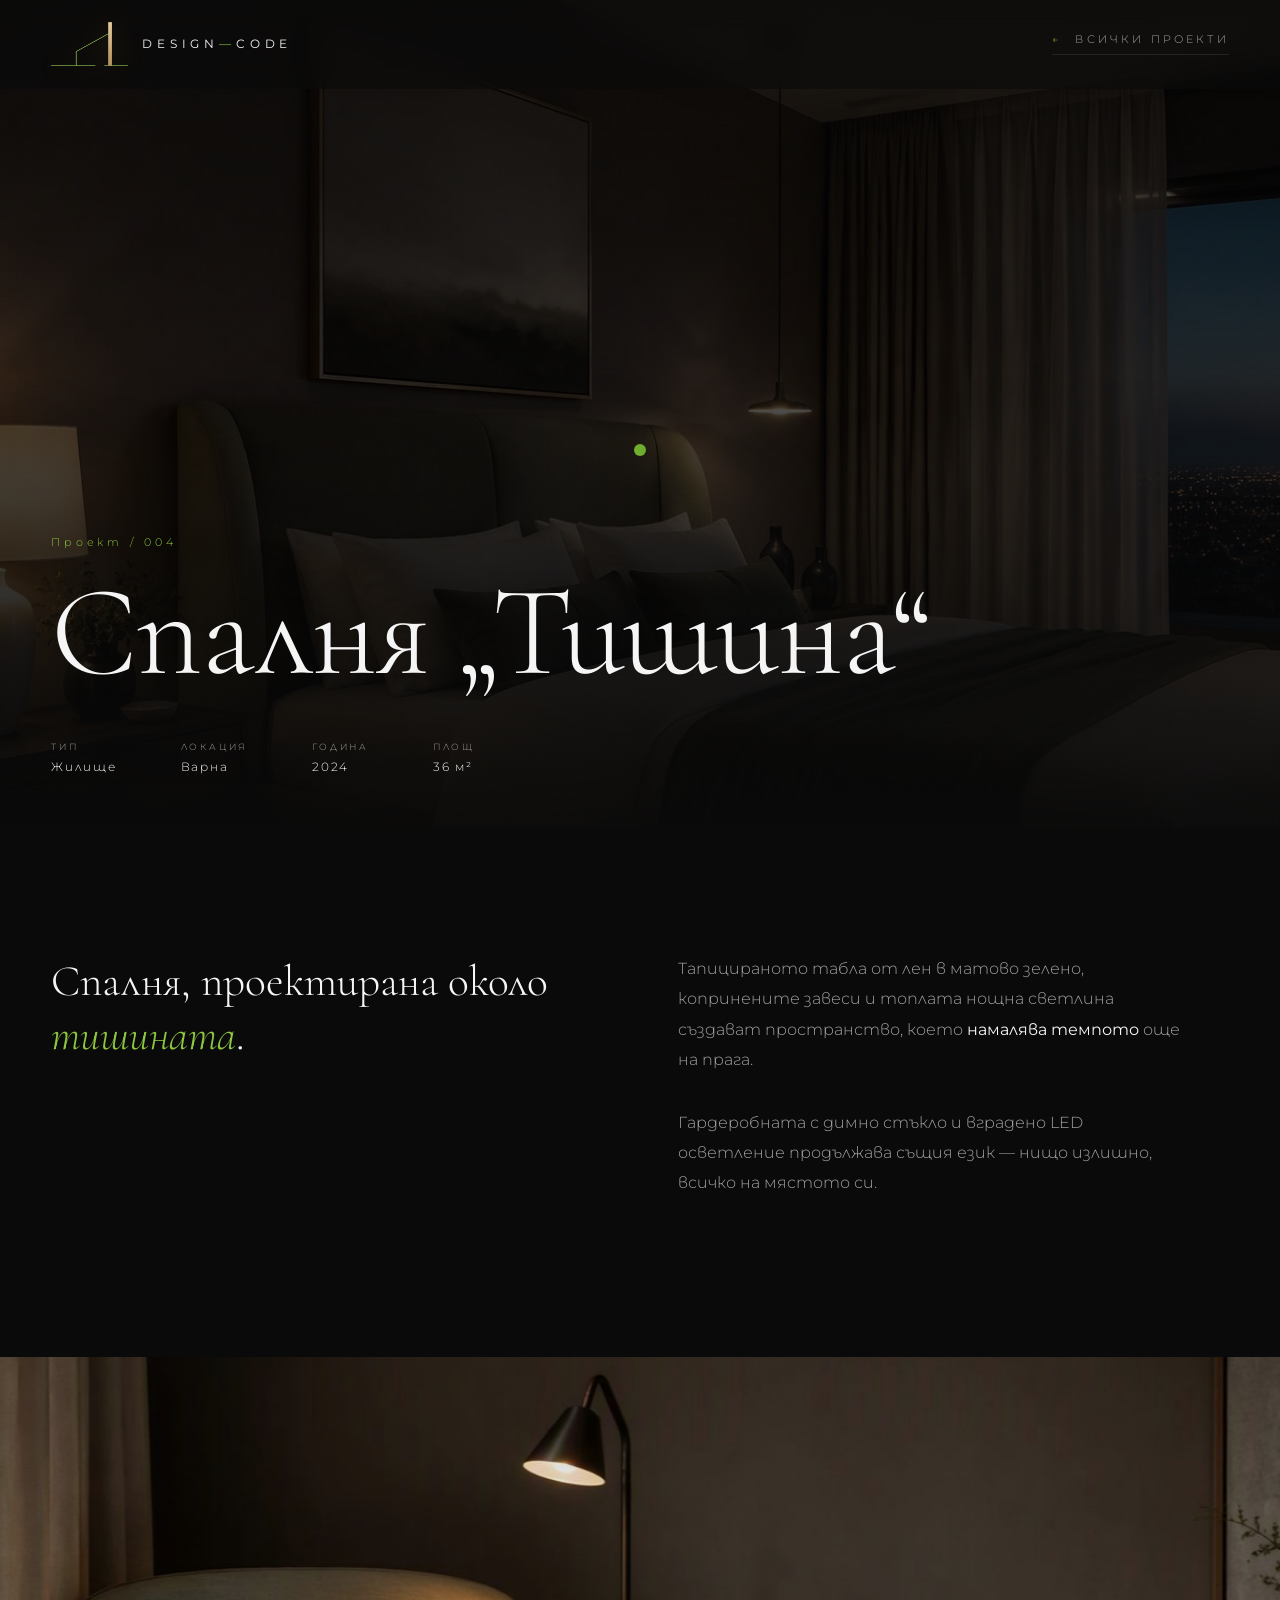
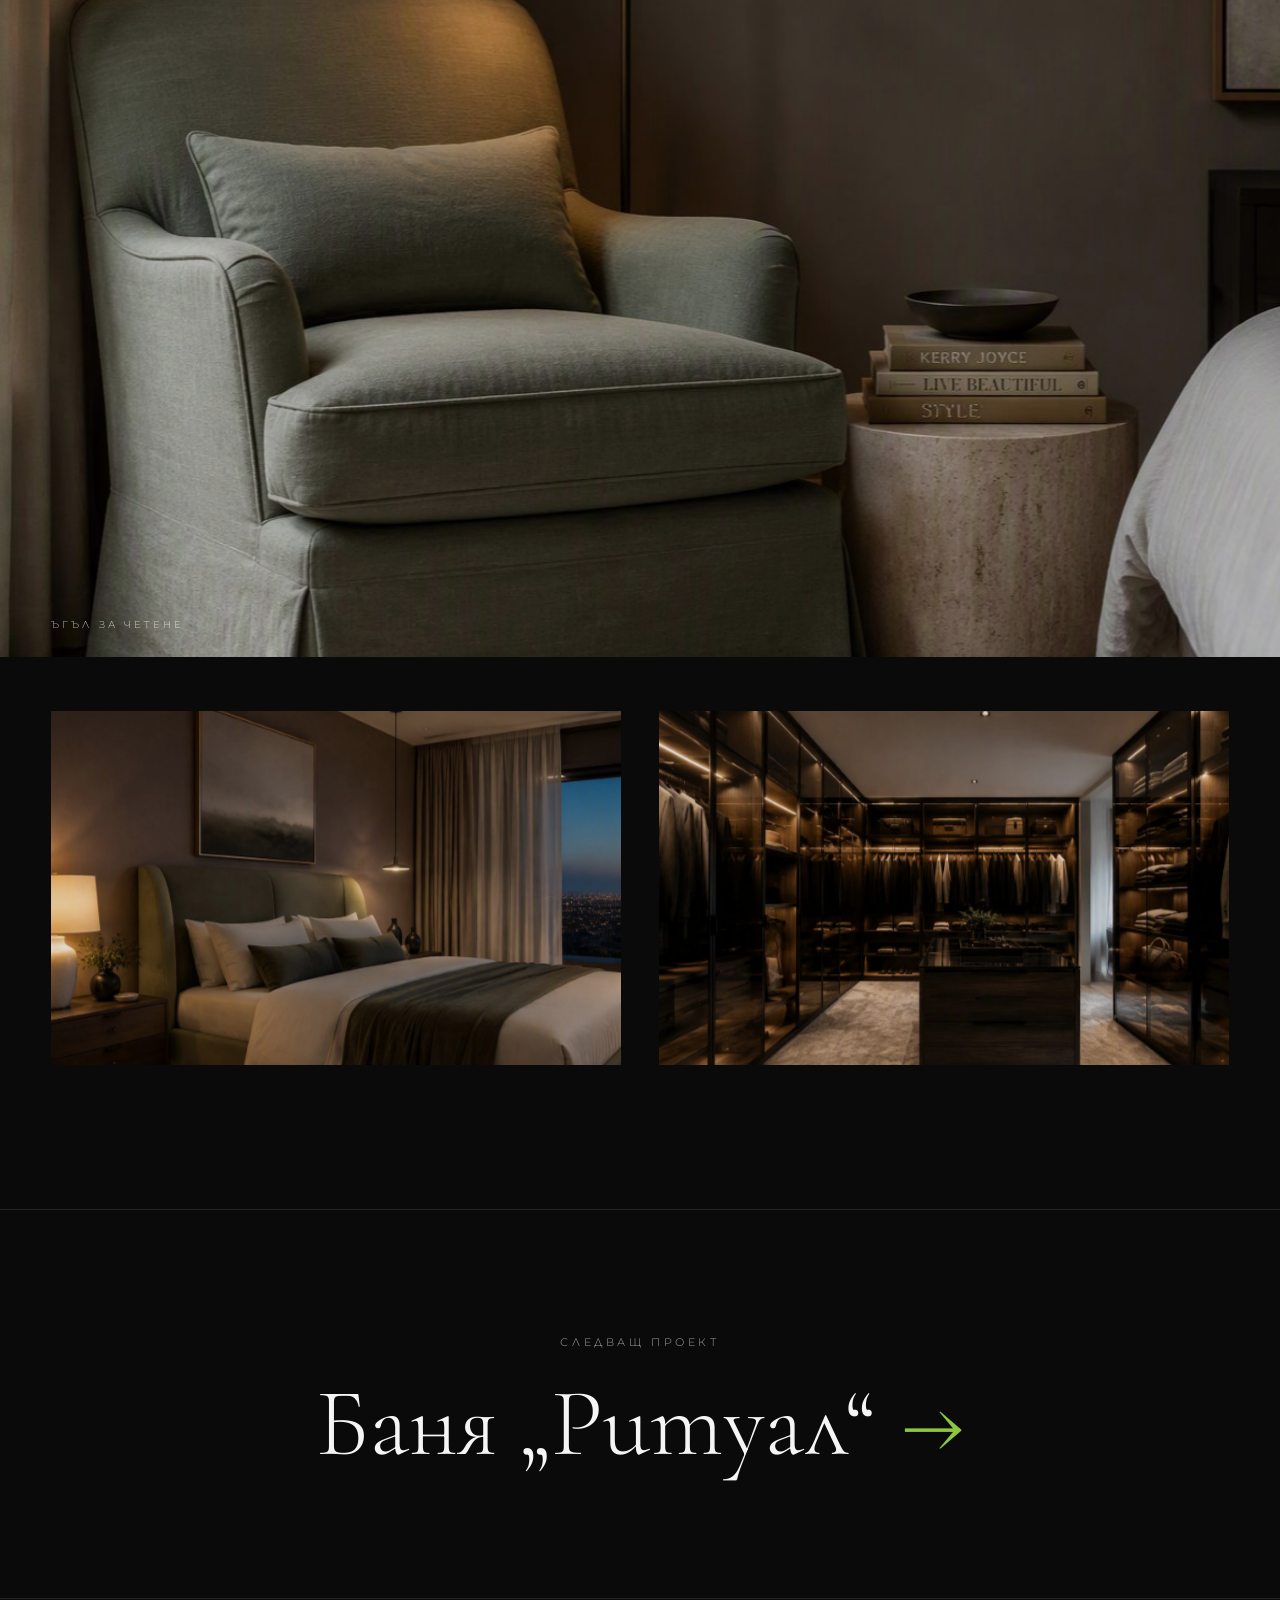
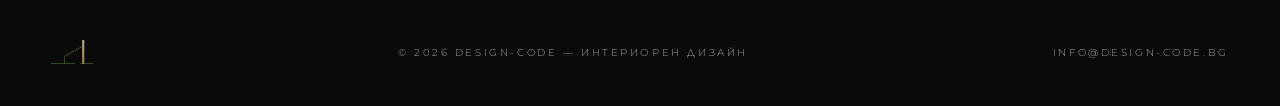
<file: project-tishina.html>
<!DOCTYPE html>
<html lang="bg">
<head>
<meta charset="UTF-8">
<meta name="viewport" content="width=device-width, initial-scale=1.0">
<title>Спалня „Тишина“ — спокойствие и лен — Design-Code</title>
<meta name="description" content="Спалня в сиво-зелени тонове с ленени текстури и мека светлина.">
<link rel="icon" type="image/png" href="assets/favicon.png">
<link rel="preconnect" href="https://fonts.googleapis.com">
<link rel="preconnect" href="https://fonts.gstatic.com" crossorigin>
<link href="https://fonts.googleapis.com/css2?family=Cormorant+Garamond:ital,wght@0,300;0,400;1,300;1,400&family=Montserrat:wght@200;300;400;500&display=swap" rel="stylesheet">
<link rel="stylesheet" href="project.css">
</head>
<body>
<div class="cursor"></div>

<header class="nav">
  <a href="index.html" class="nav__brand" data-hover>
    <img src="assets/logo.png" alt="Design-Code лого">
    <span class="nav__name">Design<em>—</em>Code</span>
  </a>
  <a class="nav__back" href="index.html#projects" data-hover><span class="arr">&#8592;</span>Всички проекти</a>
</header>

<main>
  <section class="p-hero">
    <div class="p-hero__bg"><img src="assets/project-bedroom.jpg" alt="Спалня „Тишина“"></div>
    <div class="p-hero__inner">
      <p class="p-hero__index">Проект / 004</p>
      <h1 class="p-hero__title"><span>Спалня „Тишина“</span></h1>
      <dl class="p-hero__meta">
        <div><dt>Тип</dt><dd>Жилище</dd></div>
        <div><dt>Локация</dt><dd>Варна</dd></div>
        <div><dt>Година</dt><dd>2024</dd></div>
        <div><dt>Площ</dt><dd>36 м²</dd></div>
      </dl>
    </div>
  </section>

  <section class="p-overview">
    <h2 class="p-overview__lead reveal">Спалня, проектирана около <em>тишината</em>.</h2>
    <div class="p-overview__text reveal" data-d="1">
      <p>Тапицираното табла от лен в матово зелено, копринените завеси и топлата нощна светлина създават пространство, което <strong>намалява темпото</strong> още на прага.</p>
      <p>Гардеробната с димно стъкло и вградено LED осветление продължава същия език — нищо излишно, всичко на мястото си.</p>
    </div>
  </section>

  <section class="p-gallery">
    <figure class="full reveal"><img src="assets/tishina-2.jpg" alt="Спалня „Тишина“ — детайл" data-parallax="0.07"><figcaption>Ъгъл за четене</figcaption></figure>
    <figure class="split reveal">
      <div class="half"><img src="assets/project-bedroom.jpg" alt="Спалня „Тишина“ — кадър 2" data-parallax="0.05"></div>
      <div class="half"><img src="assets/tishina-3.jpg" alt="Спалня „Тишина“ — кадър 3" data-parallax="0.05"></div>
    </figure>
  </section>

  <a class="p-next" href="project-ritual.html" data-hover>
    <p class="p-next__label">Следващ проект</p>
    <h2 class="p-next__name">Баня „Ритуал“<span class="arr">&#8594;</span></h2>
  </a>
</main>

<footer class="p-footer">
  <img src="assets/logo.png" alt="Design-Code">
  <span>© 2026 Design-Code — Интериорен дизайн</span>
  <a href="mailto:info@design-code.bg" data-hover>info@design-code.bg</a>
</footer>

<script src="project.js"></script>
</body>
</html>
</file>
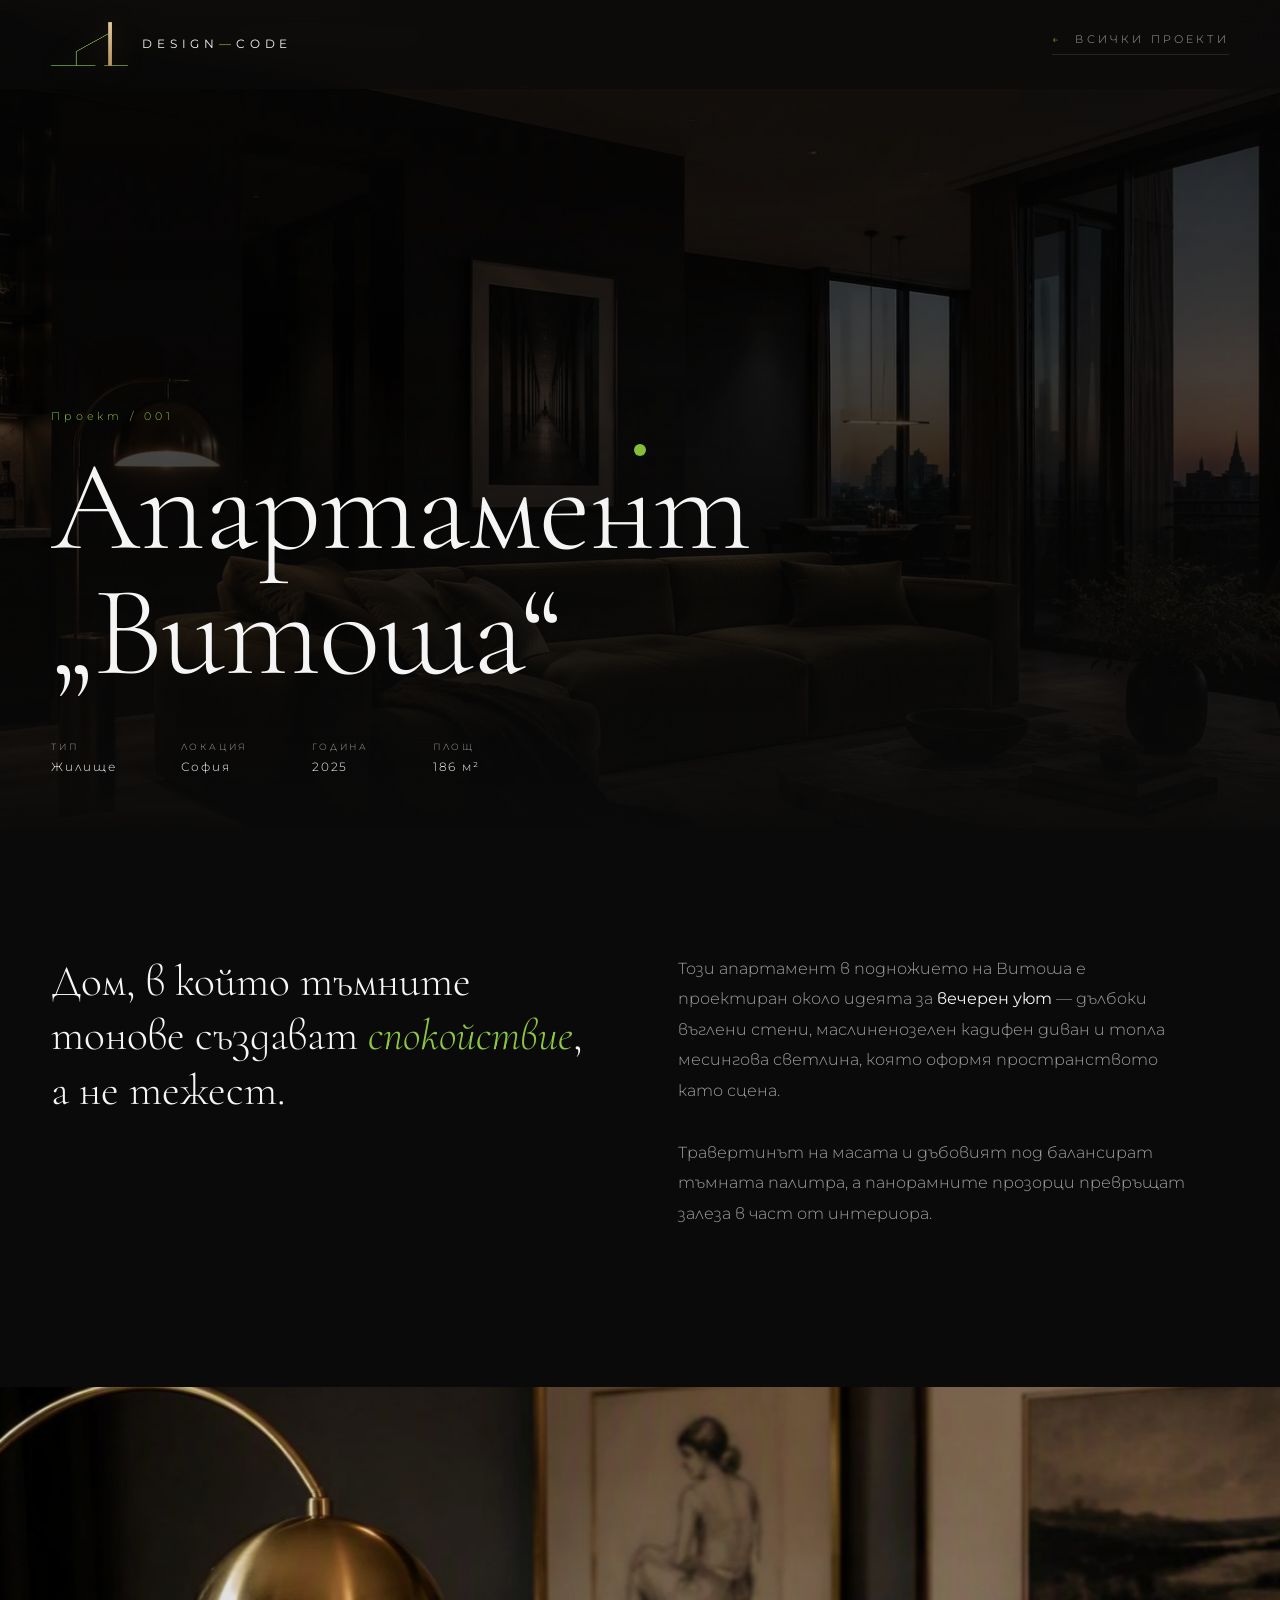
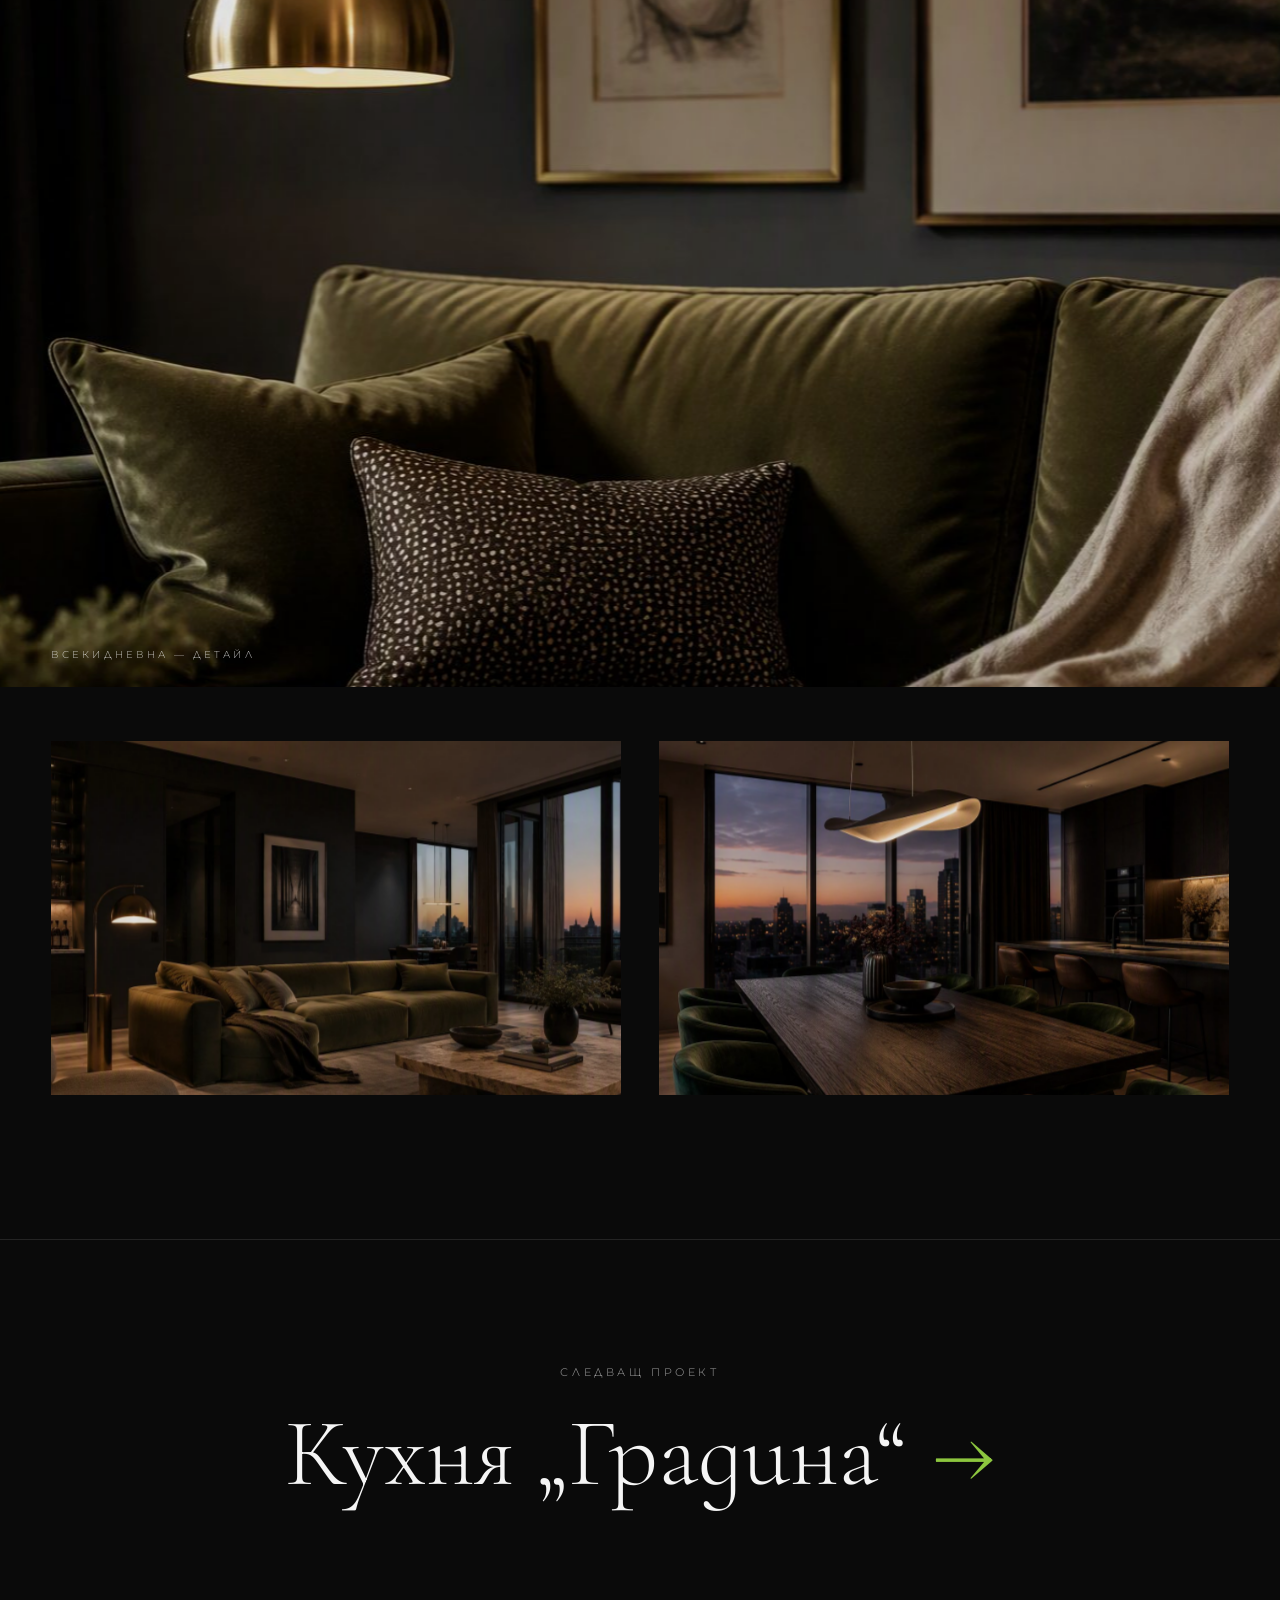
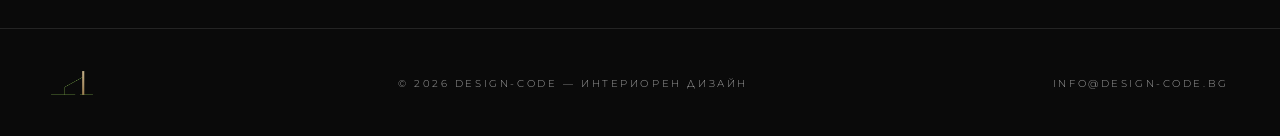
<file: project-vitosha.html>
<!DOCTYPE html>
<html lang="bg">
<head>
<meta charset="UTF-8">
<meta name="viewport" content="width=device-width, initial-scale=1.0">
<title>Апартамент „Витоша“ — луксозен интериор — Design-Code</title>
<meta name="description" content="Луксозен апартамент в София — тъмни тонове, маслинено зелено и месинг.">
<link rel="icon" type="image/png" href="assets/favicon.png">
<link rel="preconnect" href="https://fonts.googleapis.com">
<link rel="preconnect" href="https://fonts.gstatic.com" crossorigin>
<link href="https://fonts.googleapis.com/css2?family=Cormorant+Garamond:ital,wght@0,300;0,400;1,300;1,400&family=Montserrat:wght@200;300;400;500&display=swap" rel="stylesheet">
<link rel="stylesheet" href="project.css">
</head>
<body>
<div class="cursor"></div>

<header class="nav">
  <a href="index.html" class="nav__brand" data-hover>
    <img src="assets/logo.png" alt="Design-Code лого">
    <span class="nav__name">Design<em>—</em>Code</span>
  </a>
  <a class="nav__back" href="index.html#projects" data-hover><span class="arr">&#8592;</span>Всички проекти</a>
</header>

<main>
  <section class="p-hero">
    <div class="p-hero__bg"><img src="assets/project-living.jpg" alt="Апартамент „Витоша“"></div>
    <div class="p-hero__inner">
      <p class="p-hero__index">Проект / 001</p>
      <h1 class="p-hero__title"><span>Апартамент „Витоша“</span></h1>
      <dl class="p-hero__meta">
        <div><dt>Тип</dt><dd>Жилище</dd></div>
        <div><dt>Локация</dt><dd>София</dd></div>
        <div><dt>Година</dt><dd>2025</dd></div>
        <div><dt>Площ</dt><dd>186 м²</dd></div>
      </dl>
    </div>
  </section>

  <section class="p-overview">
    <h2 class="p-overview__lead reveal">Дом, в който тъмните тонове създават <em>спокойствие</em>, а не тежест.</h2>
    <div class="p-overview__text reveal" data-d="1">
      <p>Този апартамент в подножието на Витоша е проектиран около идеята за <strong>вечерен уют</strong> — дълбоки въглени стени, маслиненозелен кадифен диван и топла месингова светлина, която оформя пространството като сцена.</p>
      <p>Травертинът на масата и дъбовият под балансират тъмната палитра, а панорамните прозорци превръщат залеза в част от интериора.</p>
    </div>
  </section>

  <section class="p-gallery">
    <figure class="full reveal"><img src="assets/vitosha-2.jpg" alt="Апартамент „Витоша“ — детайл" data-parallax="0.07"><figcaption>Всекидневна — детайл</figcaption></figure>
    <figure class="split reveal">
      <div class="half"><img src="assets/project-living.jpg" alt="Апартамент „Витоша“ — кадър 2" data-parallax="0.05"></div>
      <div class="half"><img src="assets/vitosha-3.jpg" alt="Апартамент „Витоша“ — кадър 3" data-parallax="0.05"></div>
    </figure>
  </section>

  <a class="p-next" href="project-gradina.html" data-hover>
    <p class="p-next__label">Следващ проект</p>
    <h2 class="p-next__name">Кухня „Градина“<span class="arr">&#8594;</span></h2>
  </a>
</main>

<footer class="p-footer">
  <img src="assets/logo.png" alt="Design-Code">
  <span>© 2026 Design-Code — Интериорен дизайн</span>
  <a href="mailto:info@design-code.bg" data-hover>info@design-code.bg</a>
</footer>

<script src="project.js"></script>
</body>
</html>
</file>
<file: project.css>
/* Споделени стилове за страниците на проектите — базирани на основната тема */
:root{
  --bg:#0a0a0a; --panel:#141414; --line:#242424;
  --text:#f5f5f5; --muted:#a0a0a0;
  --accent:#8dc63f; --accent-dim:#6fa832; --gold:#d8b454;
  --ease:cubic-bezier(0.83,0.01,0.29,1);
  --serif:'Cormorant Garamond',serif; --sans:'Montserrat',sans-serif;
}
*{margin:0;padding:0;box-sizing:border-box}
body{background:var(--bg);color:var(--text);font-family:var(--sans);font-weight:300;overflow-x:hidden;cursor:none}
::selection{background:var(--accent);color:#0a0a0a}
::-webkit-scrollbar{width:7px}
::-webkit-scrollbar-track{background:var(--bg)}
::-webkit-scrollbar-thumb{background:#2c2c2c;border-radius:10px}
a{color:inherit;text-decoration:none;cursor:none}
img{display:block;max-width:100%}

.cursor{position:fixed;top:0;left:0;width:12px;height:12px;border-radius:50%;background:var(--accent);
  mix-blend-mode:difference;pointer-events:none;z-index:1200;
  transition:width .35s var(--ease),height .35s var(--ease)}
.cursor.is-hover{width:56px;height:56px}
@media (hover:none){.cursor{display:none}body,a{cursor:auto}}

/* nav */
.nav{position:fixed;top:0;left:0;right:0;z-index:900;display:flex;justify-content:space-between;align-items:center;
  padding:1.4rem 4vw;background:rgba(10,10,10,.6);backdrop-filter:blur(14px);
  transition:transform .6s var(--ease),background .4s}
.nav.hidden{transform:translateY(-110%)}
.nav__brand{display:flex;align-items:center;gap:.9rem}
.nav__brand img{height:44px;width:auto;filter:drop-shadow(0 0 12px rgba(216,180,84,.25))}
.nav__name{font-size:.72rem;letter-spacing:.42em;text-transform:uppercase;font-weight:400}
.nav__name em{font-style:normal;color:var(--accent)}
.nav__back{display:inline-flex;align-items:center;gap:.8rem;font-size:.66rem;letter-spacing:.3em;
  text-transform:uppercase;color:var(--muted);border-bottom:1px solid var(--line);padding-bottom:.5rem;
  transition:color .3s,border-color .3s}
.nav__back .arr{color:var(--accent);transition:transform .5s var(--ease)}
.nav__back:hover{color:var(--text);border-color:var(--accent)}
.nav__back:hover .arr{transform:translateX(-8px)}

/* hero */
.p-hero{min-height:92svh;display:flex;flex-direction:column;justify-content:flex-end;
  padding:16vh 4vw 6vh;position:relative;overflow:hidden}
.p-hero__bg{position:absolute;inset:0}
.p-hero__bg img{width:100%;height:114%;object-fit:cover;filter:brightness(.36) saturate(.85);
  transform:scale(1.08);animation:heroZoom 12s var(--ease) forwards}
@keyframes heroZoom{to{transform:scale(1)}}
.p-hero__bg::after{content:"";position:absolute;inset:0;
  background:linear-gradient(180deg,rgba(10,10,10,.5),rgba(10,10,10,.1) 45%,rgba(10,10,10,.92))}
.p-hero__inner{position:relative;z-index:1}
.p-hero__index{font-size:.7rem;letter-spacing:.34em;color:var(--accent);margin-bottom:2.4vh;
  opacity:0;transition:opacity 1s ease .9s}
.p-hero__title{overflow:hidden}
.p-hero__title span{display:block;font-family:var(--serif);font-weight:300;
  font-size:clamp(3rem,10vw,10rem);line-height:.98;letter-spacing:-.01em;
  transform:translate3d(0,115%,0);transition:transform 1.6s var(--ease) .3s}
.loaded .p-hero__index{opacity:1}
.loaded .p-hero__title span{transform:translate3d(0,0,0)}
.p-hero__meta{display:flex;gap:4rem;flex-wrap:wrap;margin-top:5vh;
  opacity:0;transition:opacity 1.2s ease 1.2s}
.loaded .p-hero__meta{opacity:1}
.p-hero__meta div{display:flex;flex-direction:column;gap:.45rem}
.p-hero__meta dt{font-size:.58rem;letter-spacing:.3em;text-transform:uppercase;color:var(--muted)}
.p-hero__meta dd{font-size:.78rem;letter-spacing:.14em}

/* overview */
.p-overview{display:grid;grid-template-columns:1fr 1fr;gap:6vw;padding:14vh 4vw}
.p-overview__lead{font-family:var(--serif);font-weight:300;
  font-size:clamp(1.8rem,3.4vw,3.2rem);line-height:1.25}
.p-overview__lead em{font-style:italic;color:var(--accent)}
.p-overview__text p{font-size:clamp(.95rem,1.25vw,1.15rem);line-height:1.9;color:var(--muted);
  margin-bottom:2rem;max-width:32rem}
.p-overview__text strong{color:var(--text);font-weight:400}

/* gallery — iqosa style: full-bleed 100vh images alternating with smaller */
.p-gallery{padding-bottom:10vh}
.p-gallery figure{overflow:hidden;position:relative;margin-bottom:6vh}
.p-gallery figure.full{height:100vh;margin:0 0 6vh}
.p-gallery figure.split{display:grid;grid-template-columns:1fr 1fr;gap:3vw;padding:0 4vw;height:auto}
.p-gallery figure.split .half{overflow:hidden}
.p-gallery img{width:100%;height:100%;object-fit:cover;transform:scale(1.14);will-change:transform;
  transition:filter 1s;filter:brightness(.9)}
.p-gallery figure:hover img{filter:brightness(1.02)}
.p-gallery figcaption{position:absolute;left:4vw;bottom:3vh;font-size:.6rem;letter-spacing:.32em;
  text-transform:uppercase;color:rgba(245,245,245,.75)}

/* video block */
.p-video{padding:0 4vw 14vh}
.p-video__label{font-size:.66rem;letter-spacing:.32em;text-transform:uppercase;color:var(--accent);
  margin-bottom:3vh;display:block}
.p-video__wrap{position:relative;overflow:hidden;background:#000}
.p-video__wrap video{width:100%;height:auto;display:block;filter:brightness(.92)}
.p-video__btn{position:absolute;inset:0;display:flex;align-items:center;justify-content:center;
  background:rgba(10,10,10,.35);transition:opacity .5s,visibility .5s}
.p-video__btn.hide{opacity:0;visibility:hidden}
.p-video__play{width:110px;height:110px;border-radius:50%;border:1px solid rgba(245,245,245,.5);
  display:flex;align-items:center;justify-content:center;backdrop-filter:blur(6px);
  transition:transform .5s var(--ease),border-color .4s,background .4s}
.p-video__play svg{margin-left:5px;stroke:var(--text)}
.p-video__btn:hover .p-video__play{transform:scale(1.12);border-color:var(--accent);background:rgba(141,198,63,.12)}
.p-video__btn:hover .p-video__play svg{stroke:var(--accent)}

/* next project */
.p-next{display:block;border-top:1px solid var(--line);padding:14vh 4vw;text-align:center;position:relative;overflow:hidden}
.p-next__label{font-size:.66rem;letter-spacing:.34em;text-transform:uppercase;color:var(--muted);margin-bottom:3vh}
.p-next__name{font-family:var(--serif);font-weight:300;font-size:clamp(2.6rem,7.5vw,7.5rem);line-height:1;
  transition:color .4s,letter-spacing .6s var(--ease)}
.p-next:hover .p-next__name{color:var(--accent);letter-spacing:.02em}
.p-next .arr{display:inline-block;margin-left:2vw;color:var(--accent);transition:transform .5s var(--ease)}
.p-next:hover .arr{transform:translateX(14px)}

/* footer strip */
.p-footer{display:flex;justify-content:space-between;align-items:center;flex-wrap:wrap;gap:1.2rem;
  padding:2.6rem 4vw;border-top:1px solid var(--line);
  font-size:.62rem;letter-spacing:.26em;text-transform:uppercase;color:var(--muted)}
.p-footer img{height:24px;opacity:.85}
.p-footer a:hover{color:var(--accent)}

.reveal{opacity:0;transform:translateY(60px);transition:opacity 1.1s ease,transform 1.3s var(--ease)}
.reveal.inview{opacity:1;transform:none}
.reveal[data-d="1"]{transition-delay:.14s}

@media(max-width:960px){
  .p-overview{grid-template-columns:1fr;gap:5vh}
  .p-gallery figure.full{height:64vh}
  .p-gallery figure.split{grid-template-columns:1fr;gap:4vh}
  .p-gallery figure.split .half{height:52vh}
}
</file>
